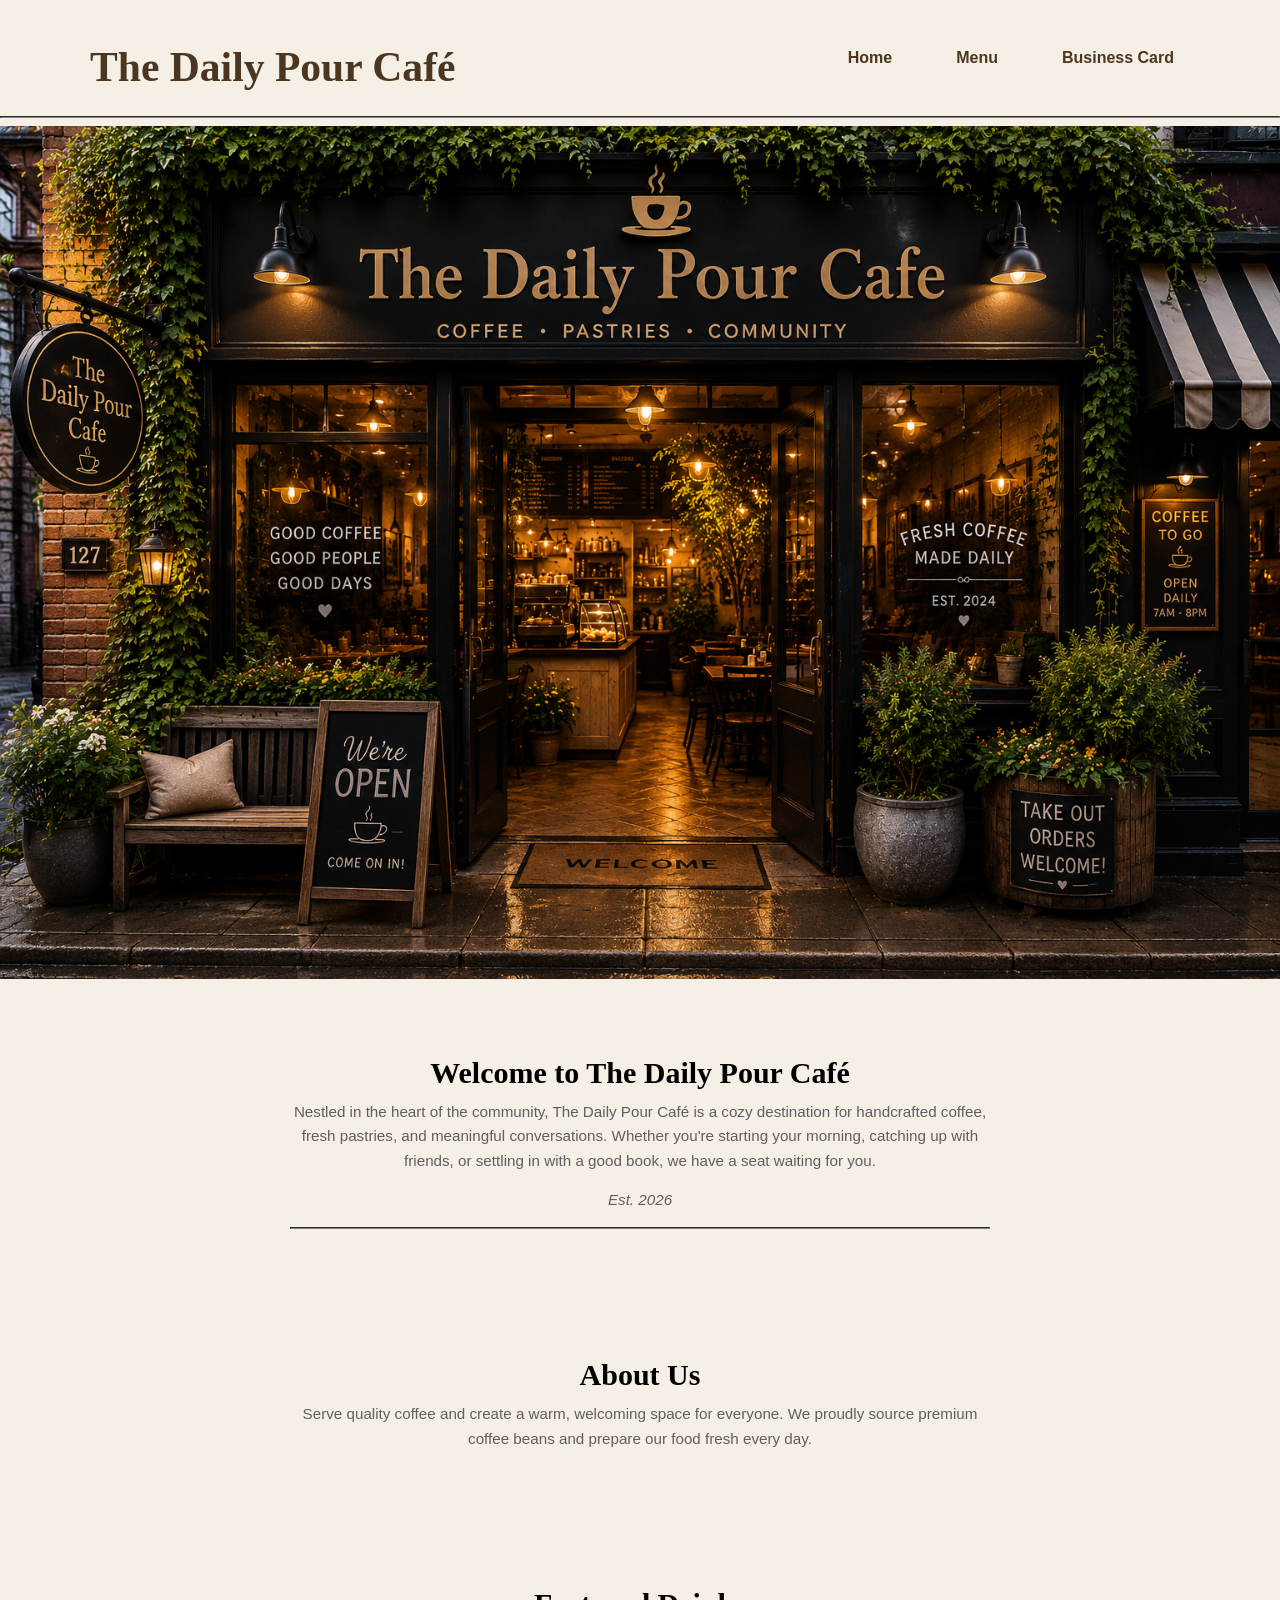
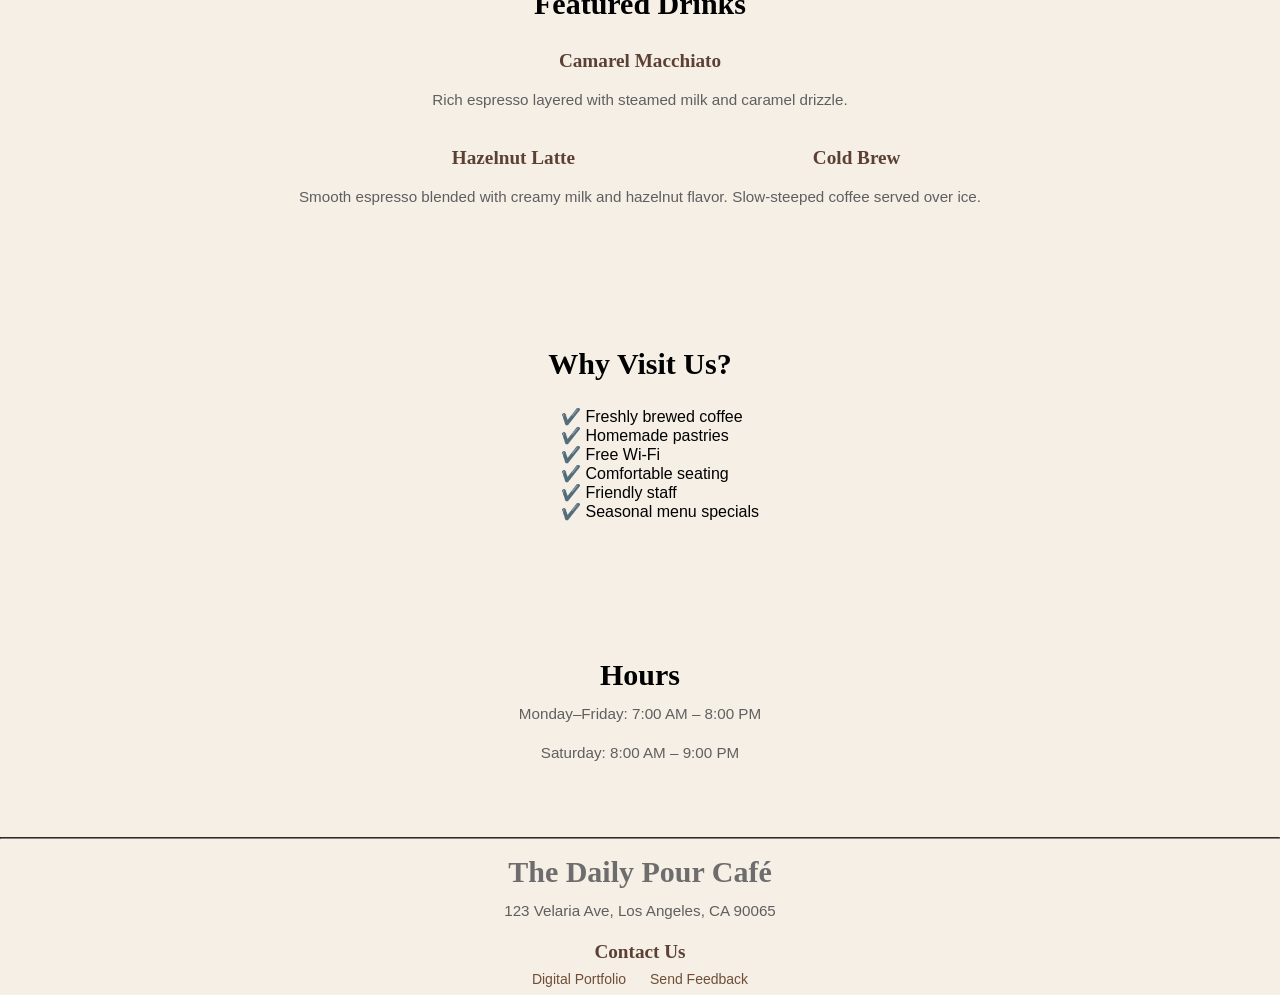
<file: index.html>
<!DOCTYPE html>
<html lang="en">
<head>
    <meta charset="UTF-8">
    <meta name="viewport" content="width=device-width, initial-scale=1.0">
    <title>The Daily Pour Café</title>
        <link rel="stylesheet" href="css/styles.css">


</head>
<body class="home">

    <header class="site-header">
        <h1>The Daily Pour Café</h1>
        <nav>
         <a href="index.html">Home</a>
         <a href="menu.html">Menu</a>
         <a href="businesscard.html">Business Card</a>
        </nav>
    </header>
    <hr class="nav-line">
      
    <div class="hero-banner">
    <img src="images/hero-banner.png" alt="The Daily Pour Café">
     </div>
        
    <main class="container home-container">
        <section class="home-section">
        <h2 id="hero">Welcome to The Daily Pour Café</h2>
        <p class="hero-info">Nestled in the heart of the community, The Daily Pour Café is a cozy destination for handcrafted coffee, fresh pastries, and meaningful conversations. Whether you're starting your morning, catching up with friends, or settling in with a good book, we have a seat waiting for you.</p>
        <p class="established">Est. 2026</p> <hr>
    </section>

        <section class="home-section">
            <h2>About Us</h2>
            <p>Serve quality coffee and create a warm, welcoming space for everyone. We proudly source premium coffee beans and prepare our food fresh every day.</p>
        </section>

        <section class="home-section">
            <h2>Featured Drinks</h2>
            <article class="featured-drinks"><h3>Camarel Macchiato</h3>
            <p>Rich espresso layered with steamed milk and caramel drizzle.</p>
        </article>
        <article class="featured-drinks">
            <h3>Hazelnut Latte</h3>
            <p>Smooth espresso blended with creamy milk and hazelnut flavor.</p>
        </article>
        <article class="featured-drinks">
            <h3>Cold Brew</h3>
            <p>Slow-steeped coffee served over ice.</p>
        </article>
        </section>


         <section class="home-section">
        <h2>Why Visit Us?</h2>
        <ul class="check-list">
        <li>Freshly brewed coffee</li>
        <li>Homemade pastries</li>
        <li>Free Wi-Fi</li>
        <li>Comfortable seating</li>
        <li>Friendly staff</li>
        <li>Seasonal menu specials</li>
       </ul>
        </section>

        <section class="home-section hours">
          <h2>Hours</h2>
          <p>Monday–Friday: <time datetime="07:00">7:00 AM</time> – <time datetime="20:00">8:00 PM</time></p>
          <p>Saturday: <time datetime="08:00">8:00 AM</time> – <time datetime="21:00">9:00 PM</time></p>
          </section>

    </main>
    <hr class="bottom-line">
        
    <footer>
       <h2>The Daily Pour Café</h2>
     <address>
      <p>123 Velaria Ave, Los Angeles, CA 90065</p>
     </address>
      <h3>Contact Us</h3>
       <div class="footer-links">
      <a class="portfolio-link"  href="https://linktr.ee/christine.pro" target="_blank">Digital Portfolio</a><span aria-hidden="true"></span>
      <a class="feedback-footer-link" href="https://christinecdev.github.io/daily-pour-cafe-feedback/" target="_blank">Send Feedback</a>
     </div>
    </footer>
   </body>
  </html>
</file>
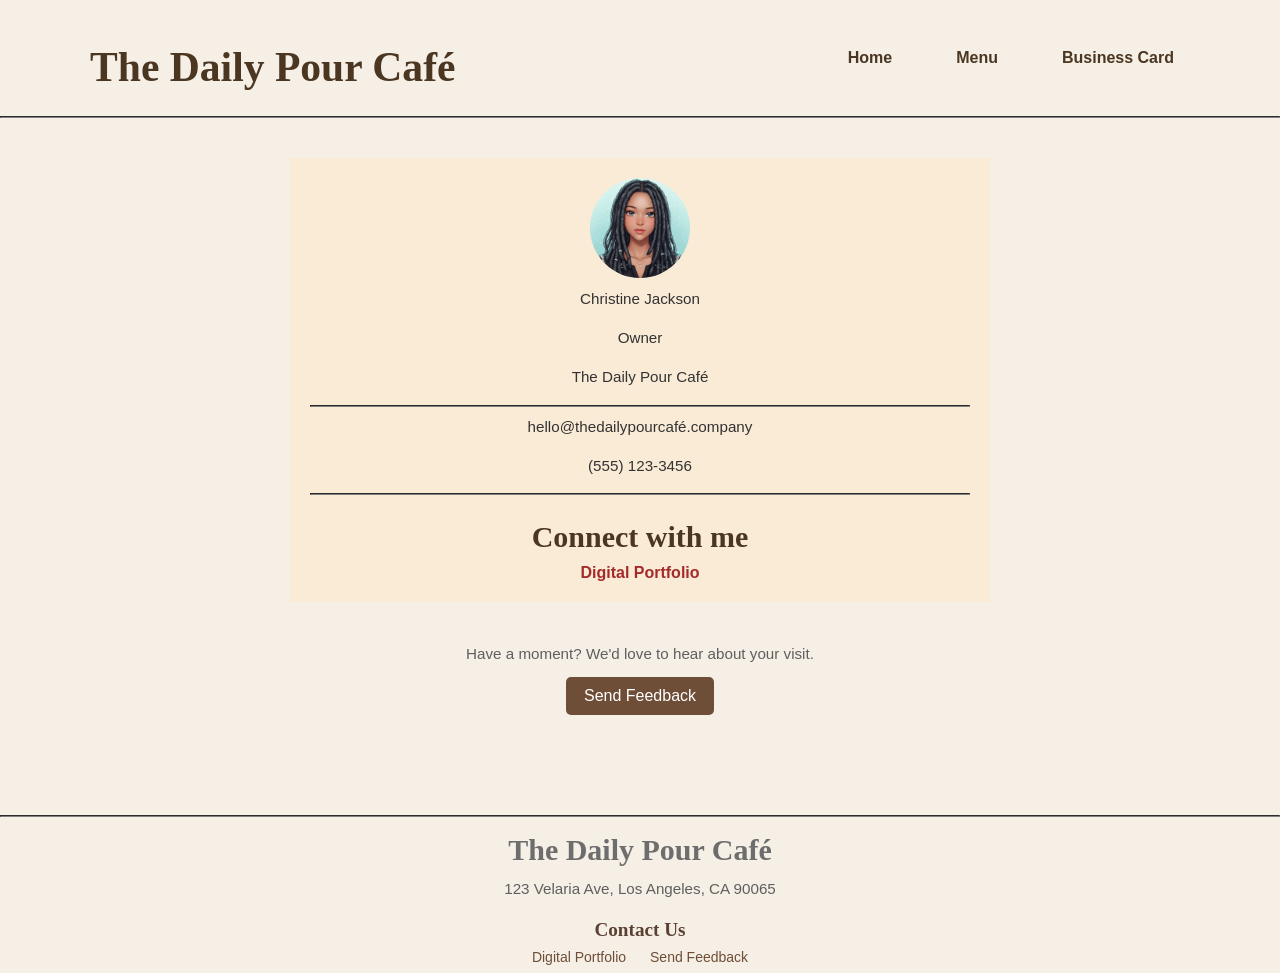
<file: businesscard.html>
<!DOCTYPE html>
<html lang="en">
<head>
    <meta charset="UTF-8">
    <meta name="viewport" content="width=device-width, initial-scale=1.0">
    <title>Business Card</title>
    <link rel="stylesheet" href="css/styles.css">

    
</head>
<body class="card-page">
    
   <header class="site-header">
        <h1>The Daily Pour Café</h1>
        <nav>
         <a href="index.html">Home</a>
         <a href="menu.html">Menu</a>
         <a href="businesscard.html">Business Card</a>
        </nav>
    </header>
    <hr class="nav-line">


    <main class="container">
   <div class="business-card">
    <img class="profile-image" src="images/profile-picture.jpg" alt="The Daily Pour Café" height="80">
    <p class="full-name">Christine Jackson</p>
    <p class="designation">Owner</p>
    <p class="company">The Daily Pour Café </p>
    
    <hr>
    <p class="email">hello@thedailypourcafé.company</p>
    <p class="phone-number">(555) 123-3456</p>

    <hr>
    <div class="social-media">
        <h2>Connect with me</h2>
        <a class="portfolio-link"  href="https://linktr.ee/christine.pro" target="_blank">Digital Portfolio</a>
       </div>
         </div>

    <div class="business-feedback">
        <p>Have a moment? We'd love to hear about your visit.</p>
        <a class="feedback-link" href="https://christinecdev.github.io/daily-pour-cafe-feedback/" target="_blank">Send Feedback</a>
    </div>

            </main>

        <hr class="bottom-line">

    <footer>
       <h2>The Daily Pour Café</h2>
     <address>
      <p>123 Velaria Ave, Los Angeles, CA 90065</p>
     </address>
       <h3>Contact Us</h3>
       <div class="footer-links">
      <a class="portfolio-link"  href="https://linktr.ee/christine.pro" target="_blank">Digital Portfolio</a><span aria-hidden="true"></span>
      <a class="feedback-footer-link" href="https://christinecdev.github.io/daily-pour-cafe-feedback/" target="_blank">Send Feedback</a>
     </div>
    </footer>
   </body>
  </html>
</file>
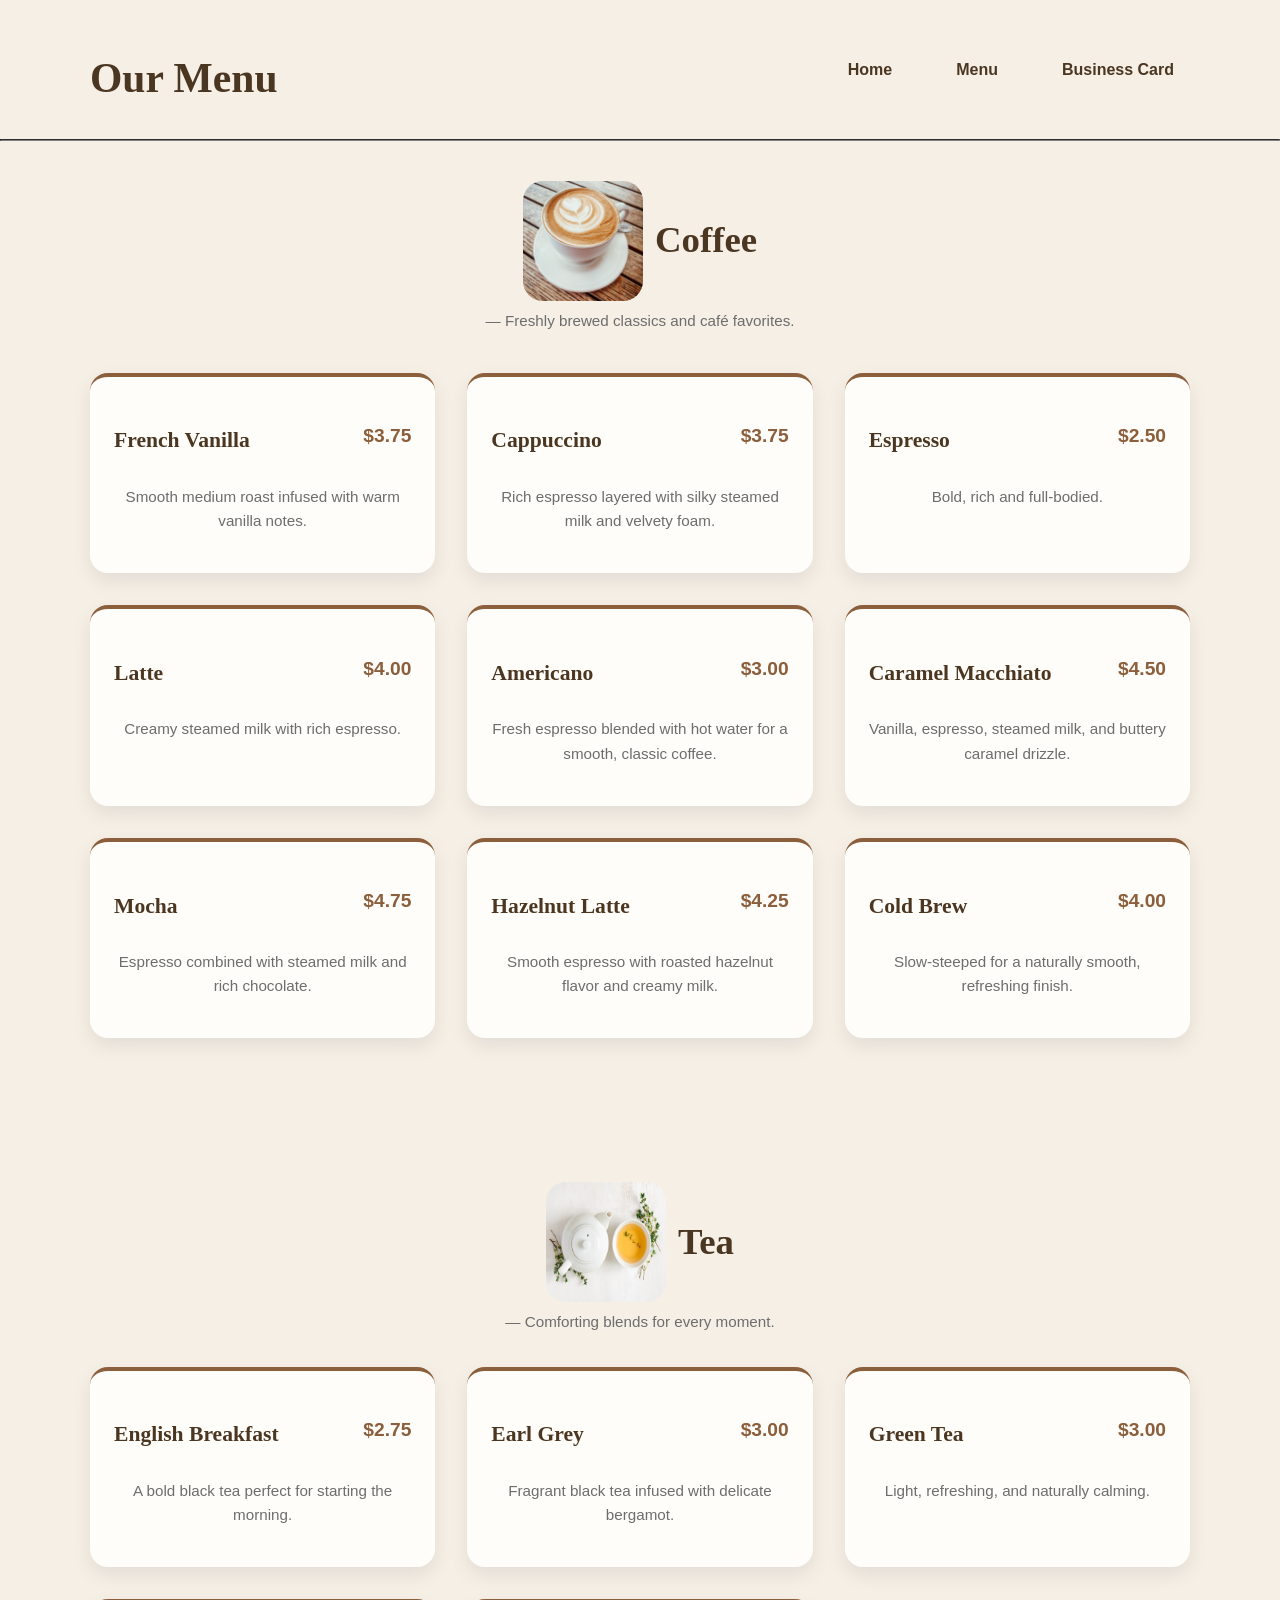
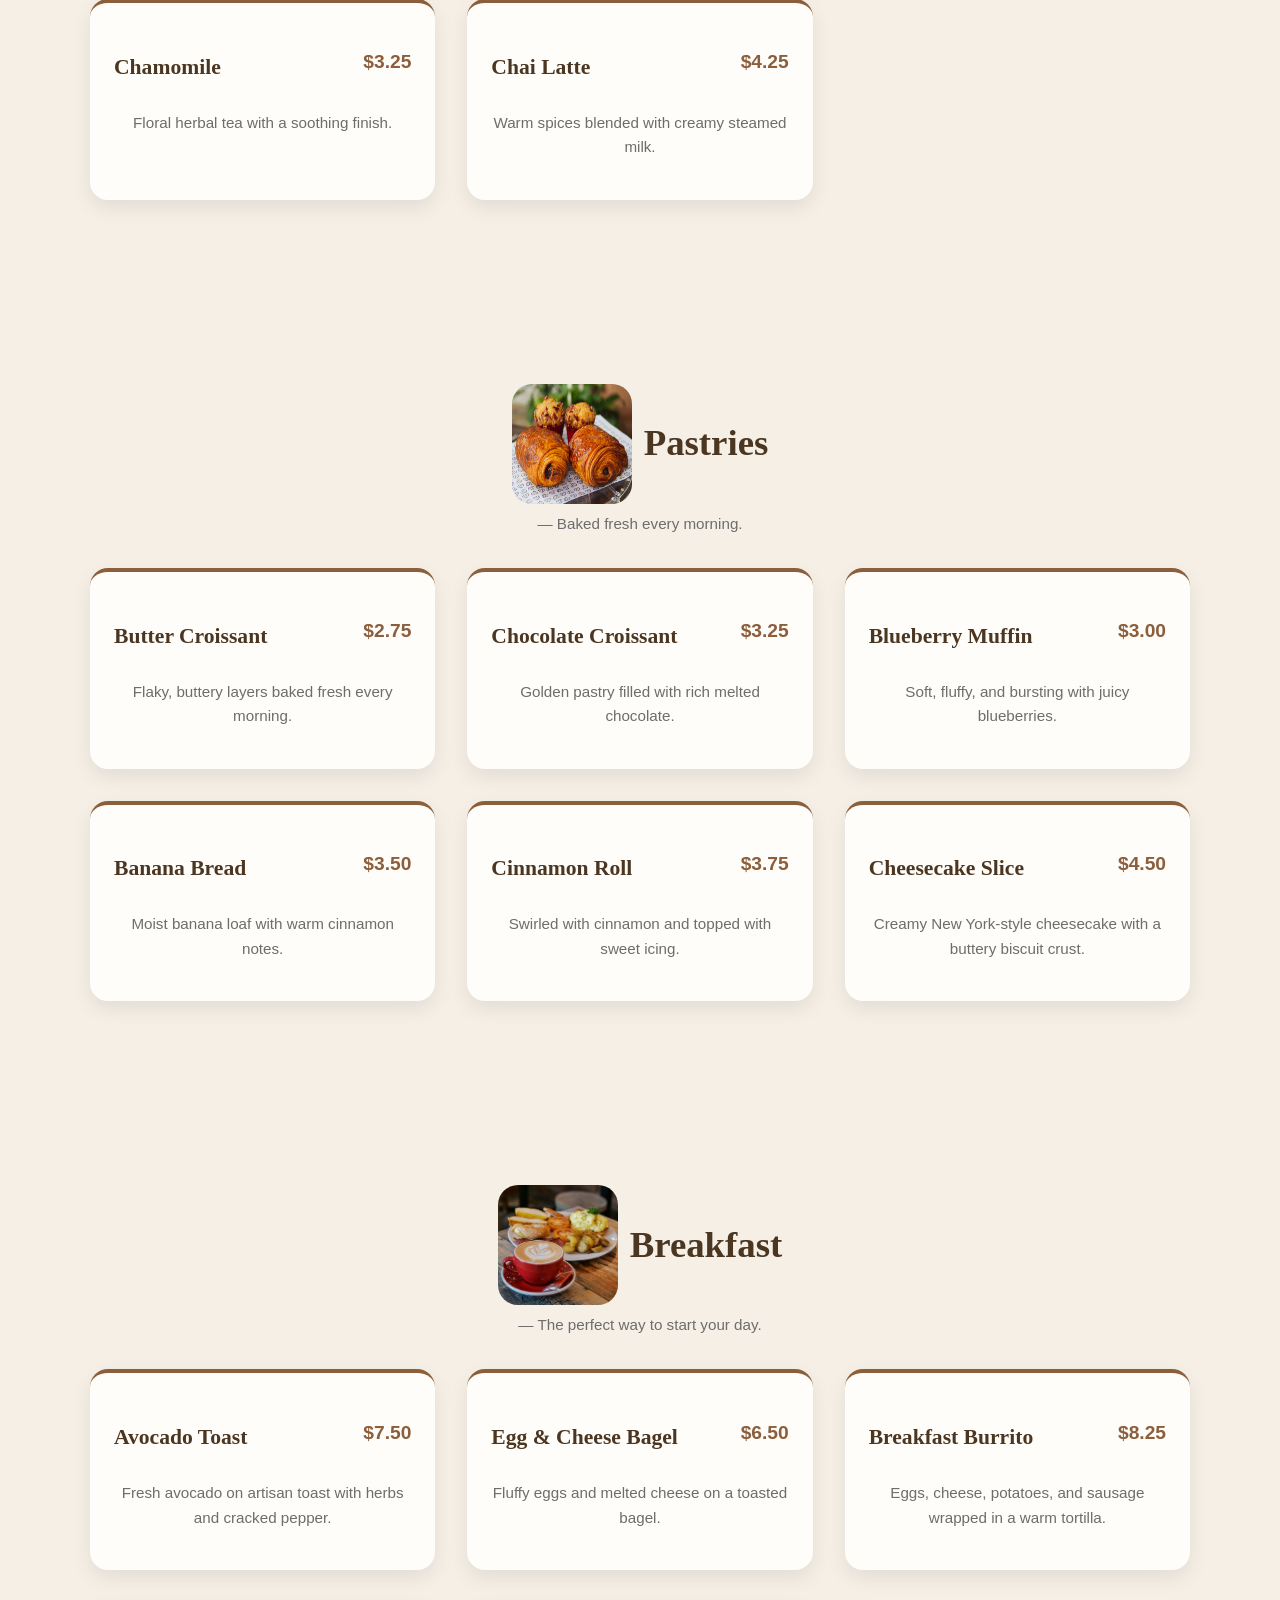
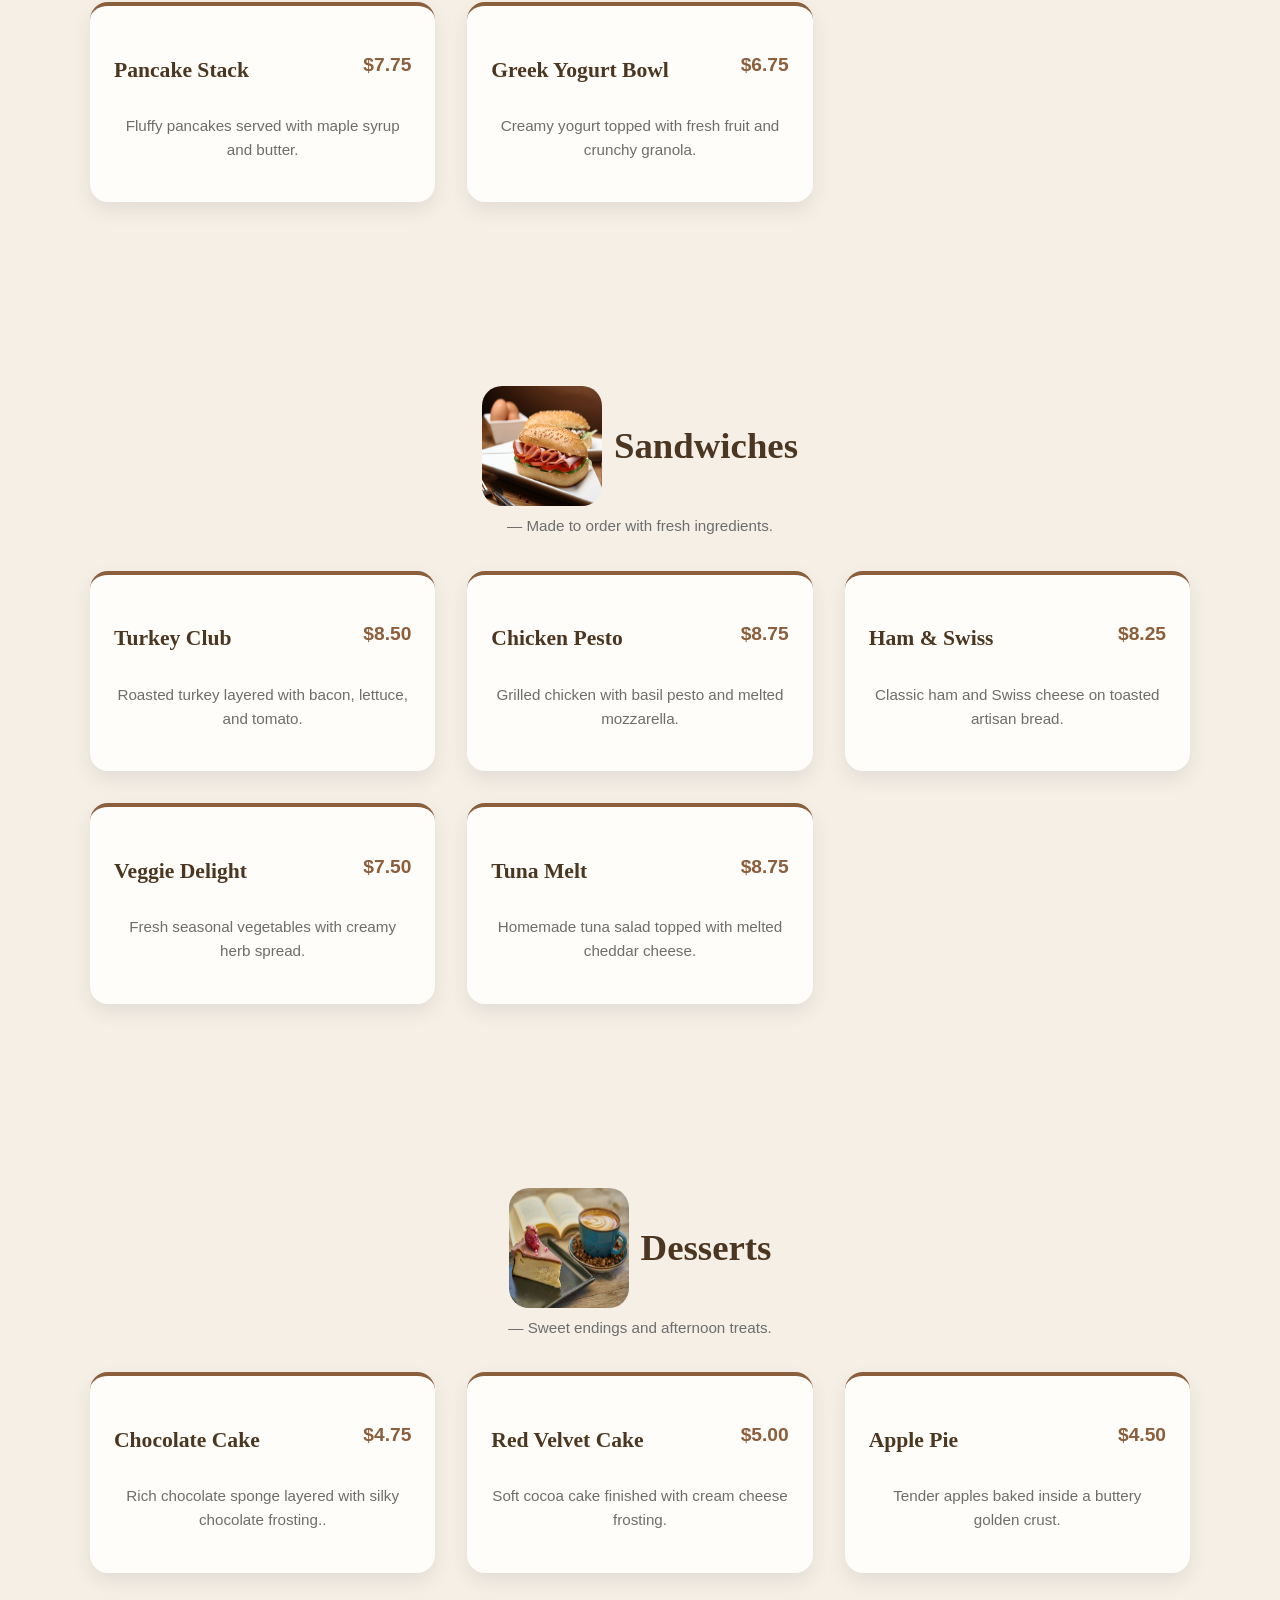
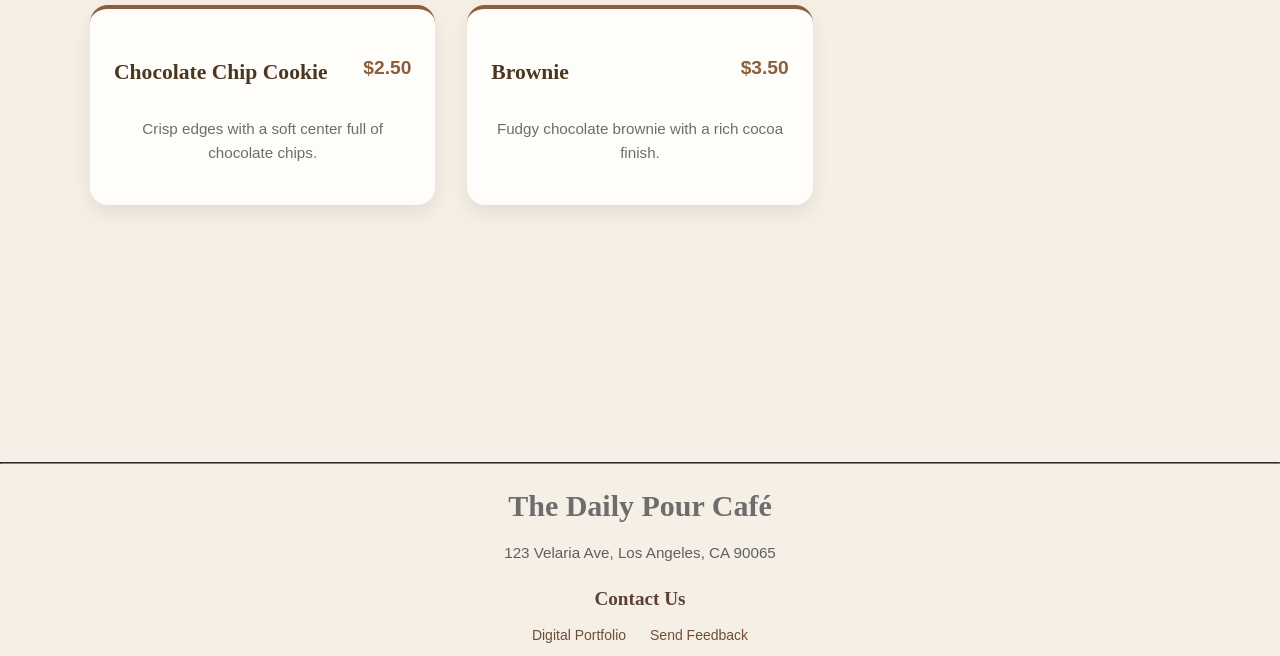
<file: menu.html>
<!DOCTYPE html>
<html lang="en">
<head>
    <meta charset="UTF-8">
    <meta name="viewport" content="width=device-width, initial-scale=1.0">
    <title>Café Menu</title>
    <link rel="stylesheet" href="css/styles.css">
</head>
<body class="menu">

<header class="site-header">
        <h1>Our Menu</h1>
        <nav>
         <a href="index.html">Home</a>
         <a href="menu.html">Menu</a>
         <a href="businesscard.html">Business Card</a>
        </nav>
    </header>
        <hr class="nav-line">


    <div>
        <main class="container">

        <section class="menu-section">

            <div class="section-intro">
              <div class="section-title">
            <img src="images/Latte art.jpg" height="120" width="120"  alt="Latte art">
            <h2>Coffee</h2>
            </div>
            <p class="category-description">— Freshly brewed classics and café favorites.</p>
            </div>
      
           <div class="menu-grid">
            <article class="menu-card">
            <div class="menu-header">
            <h3>French Vanilla</h3><span class="price">$3.75</span>
             </div>
          <p class="description">Smooth medium roast infused with warm vanilla notes.</p>
          </article>

         <article class="menu-card">
          <div class="menu-header"><h3>Cappuccino</h3><span class="price">$3.75</span>
            </div>
         <p class="description">Rich espresso layered with silky steamed milk and velvety foam.</p>
        </article>
        <article class="menu-card">
          <div class="menu-header"><h3>Espresso</h3><span class="price">$2.50</span>
            </div>
         <p class="description">Bold, rich and full-bodied.</p>
        </article>
        <article class="menu-card">
          <div class="menu-header"><h3>Latte</h3><span class="price">$4.00</span>
            </div>
         <p class="description">Creamy steamed milk with rich espresso.</p>
        </article>
         <article class="menu-card">
          <div class="menu-header"><h3>Americano</h3><span class="price">$3.00</span>
            </div>
         <p class="description">Fresh espresso blended with hot water for a smooth, classic coffee.</p>
        </article>
         <article class="menu-card">
          <div class="menu-header"><h3>Caramel Macchiato</h3><span class="price">$4.50</span>
            </div>
         <p class="description">Vanilla, espresso, steamed milk, and buttery caramel drizzle.</p>
        </article>
         <article class="menu-card">
          <div class="menu-header"><h3>Mocha</h3><span class="price">$4.75</span>
            </div>
         <p class="description">Espresso combined with steamed milk and rich chocolate.</p>
        </article>
        <article class="menu-card">
          <div class="menu-header"><h3>Hazelnut Latte</h3><span class="price">$4.25</span>
            </div>
         <p class="description">Smooth espresso with roasted hazelnut flavor and creamy milk.</p>
        </article>
        <article class="menu-card">
          <div class="menu-header"><h3>Cold Brew</h3><span class="price">$4.00</span>
            </div>
         <p class="description">Slow-steeped for a naturally smooth, refreshing finish.</p>
        </article>       
        </div></section>

           
         <section class="menu-section">

            <section class="menu-section">
          <div class="section-intro">
          <div class="section-title">
          <img src="images\tea.jpg" height="120" width="120"  alt="warm cup of tea">
         <h2>Tea</h2>
          </div>
          <p class="category-description">  — Comforting blends for every moment.</p>
           <div class="menu-grid">
            <article class="menu-card">
            <div class="menu-header">
            <h3>English Breakfast</h3><span class="price">$2.75</span>
             </div>
          <p class="description">A bold black tea perfect for starting the morning.</p>
          </article>
         <article class="menu-card">
          <div class="menu-header"><h3>Earl Grey</h3><span class="price">$3.00</span>
            </div>
         <p class="description">Fragrant black tea infused with delicate bergamot.</p>
        </article>
        <article class="menu-card">
          <div class="menu-header"><h3>Green Tea</h3><span class="price">$3.00</span>
            </div>
         <p class="description">Light, refreshing, and naturally calming.</p>
        </article>
        <article class="menu-card">
          <div class="menu-header"><h3>Chamomile</h3><span class="price">$3.25</span>
            </div>
         <p class="description">Floral herbal tea with a soothing finish.</p>
        </article>
         <article class="menu-card">
          <div class="menu-header"><h3>Chai Latte</h3><span class="price">$4.25</span>
            </div>
         <p class="description">Warm spices blended with creamy steamed milk.</p>
        </article>    
        </div></section>
    
        
          <section class="menu-section">

            <section class="menu-section">
          <div class="section-intro">
          <div class="section-title">
          <img src="images\Pastries.jpg" height="120" width="120"  alt="Baked fresh every morning.">
         <h2>Pastries</h2>
          </div>
          <p class="category-description">  — Baked fresh every morning.</p>
      
           <div class="menu-grid">
            <article class="menu-card">
            <div class="menu-header">
            <h3>Butter Croissant</h3><span class="price">$2.75</span>
             </div>
          <p class="description">Flaky, buttery layers baked fresh every morning.</p>
          </article>
          <article class="menu-card">
          <div class="menu-header"><h3>Chocolate Croissant</h3><span class="price">$3.25</span>
            </div>
         <p class="description">Golden pastry filled with rich melted chocolate.</p>
        </article>
        <article class="menu-card">
          <div class="menu-header"><h3>Blueberry Muffin</h3><span class="price">$3.00</span>
            </div>
         <p class="description">Soft, fluffy, and bursting with juicy blueberries.</p>
        </article>
        <article class="menu-card">
          <div class="menu-header"><h3>Banana Bread</h3><span class="price">$3.50</span>
            </div>
         <p class="description">Moist banana loaf with warm cinnamon notes.</p>
        </article>
         <article class="menu-card">
          <div class="menu-header"><h3>Cinnamon Roll</h3><span class="price">$3.75</span>
            </div>
         <p class="description">Swirled with cinnamon and topped with sweet icing.</p>
        </article>
        <article class="menu-card">
          <div class="menu-header"><h3>Cheesecake Slice</h3><span class="price">$4.50</span>
            </div>
         <p class="description">Creamy New York-style cheesecake with a buttery biscuit crust.</p>
        </article>     
        </div></section>


         <section class="menu-section">

            <section class="menu-section">
          <div class="section-intro">
          <div class="section-title">
          <img src="images/Breakfast.png" height="120" width="120"  alt="Baked fresh every morning.">
         <h2>Breakfast</h2>
          </div>
          <p class="category-description">  — The perfect way to start your day.</p>
      
           <div class="menu-grid">
            <article class="menu-card">
            <div class="menu-header">
            <h3>Avocado Toast</h3><span class="price">$7.50</span>
             </div>
          <p class="description">Fresh avocado on artisan toast with herbs and cracked pepper.</p>
          </article>
          <article class="menu-card">
          <div class="menu-header"><h3>Egg & Cheese Bagel</h3><span class="price">$6.50</span>
            </div>
         <p class="description">Fluffy eggs and melted cheese on a toasted bagel.</p>
        </article>
        <article class="menu-card">
          <div class="menu-header"><h3>Breakfast Burrito</h3><span class="price">$8.25</span>
            </div>
         <p class="description">Eggs, cheese, potatoes, and sausage wrapped in a warm tortilla.</p>
        </article>
        <article class="menu-card">
          <div class="menu-header"><h3>Pancake Stack</h3><span class="price">$7.75</span>
            </div>
         <p class="description">Fluffy pancakes served with maple syrup and butter.</p>
        </article>
         <article class="menu-card">
          <div class="menu-header"><h3>Greek Yogurt Bowl</h3><span class="price">$6.75</span>
            </div>
         <p class="description">Creamy yogurt topped with fresh fruit and crunchy granola.</p>
        </article>   
        </div></section>


        <section class="menu-section">

            <section class="menu-section">
          <div class="section-intro">
          <div class="section-title">
          <img src="images/Ham sandwich.jpg" height="120" width="120"  alt="Baked fresh every morning.">
         <h2>Sandwiches</h2>
          </div>
          <p class="category-description">  — Made to order with fresh ingredients.</p>
      
           <div class="menu-grid">
            <article class="menu-card">
            <div class="menu-header">
            <h3>Turkey Club</h3><span class="price">$8.50</span>
             </div>
          <p class="description">Roasted turkey layered with bacon, lettuce, and tomato.</p>
          </article>
          <article class="menu-card">
          <div class="menu-header"><h3>Chicken Pesto</h3><span class="price">$8.75</span>
            </div>
         <p class="description">Grilled chicken with basil pesto and melted mozzarella.</p>
        </article>
        <article class="menu-card">
          <div class="menu-header"><h3>Ham & Swiss</h3><span class="price">$8.25</span>
            </div>
         <p class="description">Classic ham and Swiss cheese on toasted artisan bread.</p>
        </article>
        <article class="menu-card">
          <div class="menu-header"><h3>Veggie Delight</h3><span class="price">$7.50</span>
            </div>
         <p class="description">Fresh seasonal vegetables with creamy herb spread.</p>
        </article>
         <article class="menu-card">
          <div class="menu-header"><h3>Tuna Melt</h3><span class="price">$8.75</span>
            </div>
         <p class="description">Homemade tuna salad topped with melted cheddar cheese.</p>
        </article>   
        </div></section>

          
          <section class="menu-section">

            <section class="menu-section">
          <div class="section-intro">
          <div class="section-title">
          <img src="images\dessert.jpg" height="120" width="120"  alt="Baked fresh every morning.">
         <h2>Desserts</h2>
          </div>
          <p class="category-description"> — Sweet endings and afternoon treats.</p>
      
           <div class="menu-grid">
            <article class="menu-card">
            <div class="menu-header">
            <h3>Chocolate Cake</h3><span class="price">$4.75</span>
             </div>
          <p class="description">Rich chocolate sponge layered with silky chocolate frosting..</p>
          </article>
          <article class="menu-card">
          <div class="menu-header">
            <h3>Red Velvet Cake</h3><span class="price">$5.00</span>
            </div>
         <p class="description">Soft cocoa cake finished with cream cheese frosting.</p>
        </article>
        <article class="menu-card">
          <div class="menu-header">
            <h3>Apple Pie</h3><span class="price">$4.50</span>
            </div>
         <p class="description">Tender apples baked inside a buttery golden crust.</p>
        </article>
        <article class="menu-card">
          <div class="menu-header">
            <h3>Chocolate Chip Cookie</h3><span class="price">$2.50</span>
            </div>
         <p class="description">Crisp edges with a soft center full of chocolate chips.</p>
        </article>
         <article class="menu-card">
          <div class="menu-header">
            <h3>Brownie</h3><span class="price">$3.50</span>
            </div>
         <p class="description">Fudgy chocolate brownie with a rich cocoa finish.</p>
        </article>   
        </div></section>

        </main>
         <hr class="bottom-line">
        
    <footer>
       <h2>The Daily Pour Café</h2>
     <address>
      <p>123 Velaria Ave, Los Angeles, CA 90065</p>
     </address>
      <h3>Contact Us</h3>
       <div class="footer-links">
      <a class="portfolio-link"  href="https://linktr.ee/christine.pro" target="_blank">Digital Portfolio</a><span aria-hidden="true"></span>
      <a class="feedback-footer-link" href="https://christinecdev.github.io/daily-pour-cafe-feedback/" target="_blank">Send Feedback</a>
     </div>
    </footer>
   </body>
  </html>
</file>
<file: css/styles.css>
*{box-sizing:border-box;
}


/*==========SITE ROOT=========*/

:root{
    --background:#F5EFE6;
    --card:#FFFDF9;
    --coffee:#4B3621;
    --caramel:#8B5E3C;
    --text:#333333;
    --soft:#6D6D6D;
    --border:#E6D8C7;
    --shadow:0 8px 20px rgba(0,0,0,.08);
}

/*==========SITE BODY=========*/

  body { background: var(--background);
    font-family: sans-serif;
    margin: 0;
    padding: 0;
}  

/*==========HERO SECTION=========*/

.hero-banner img{
    Width:100%;
    Height:auto;
    object-fit:cover;
}


/*==========TYPOGRAPHY=========*/

h2{
    font-size: 30px;
    font-family: Georgia, serif;
}

h1, h2{
    font-family:garamond, Georgia, 'Times New Roman', Times, serif;
    margin-bottom: 10px;
    text-align: center;

}
h3{
    font-family: georgia, serif;
    font-size: 1.2rem;
    font-weight: 600;
    color: #5c4033;
    text-align: center;
}

p{
    font-family: Verdana, Geneva, Tahoma, sans-serif;
    font-size: 0.95rem;
    line-height: 1.6;
    color: #5f5f5f;
    margin-top: 5px;
    margin-bottom: 15px;
    text-align: center;
}

/*==========SITE HEADER=========*/

.site-header{
    display: flex;
    justify-content: space-between;
    align-items: center;
    max-width: 1200px;
    margin: 0 auto;
    padding: 15px 50px;
}

.site-header h1{
    font-size:2.6rem;
    color:var(--coffee);
}


/*==========NAV /NAV A =========*/

nav{
   display: flex;
   gap: 2rem;
}

nav a{
    text-decoration:none;
    color:var(--coffee);
    margin:0 1rem;
    font-weight:600;
}

nav a:hover{
    color:var(--caramel);
}

.nav-line{
    margin-top: 0;
}

hr{height:1px;
background-color: beige;
border-color: grey;
}

/*==========CONTAINER=========*/

.container{
    width:min(1100px,90%);
    margin:auto;
}

.home-container{
    max-width: 700px;    
    text-align: center;
}

/*==========SECTION=========*/

section{
    padding:2rem 0;
}

.home-section{
    padding: 3rem 0;
}
.hours{
    padding-bottom: 2rem;
}
/*==========ESTABLISHED=========*/

.established{font-style:italic;}


/*==========LI / LIST STYLES=========*/

li{
    list-style: none;
}

li::before{
    content:"✔️  ";
    color: green;
}
.check-list, .featured-drinks{
    display: inline-block;
    text-align: left;
}
.featured-drinks{
    margin-bottom: 1rem;
}

.featured-drinks h3{
    margin-bottom: 1rem;
}
.featured-drinks p{
    margin: 0;
}
/* =========MENU PAGE========= */

body.menu{
    background:var(--background);
    color:var(--text);
    font-family:Segoe UI, sans-serif;
    line-height:1.7;
}

.section-intro{
    text-align: center;
    margin-bottom: 40px;
}

.section-title{
    display: flex;
    justify-content: center;
    align-items: center;
    gap: 12px;
    margin-bottom: 8px;
}
.menu-section{
    margin-bottom:3rem;
}

.menu-section h2{
    color:var(--coffee);
    font-size:2.3rem;
    margin: 0;
    text-align: center;
}

.category-description{
    text-align:center;
    color:var(--soft);
    max-width:650px;
    margin:0 auto 2rem;
}

.menu-section img{
    margin: 0;
    border-radius: 20px;
}

.menu-grid{
    display:grid;
    grid-template-columns: repeat(auto-fit,minmax(260px,1fr));
    gap:2rem;
}

.menu-card{
    background:var(--card);
    border-radius:18px;
    padding:1.5rem;
    box-shadow:var(--shadow);
    transition:.3s;
    border-top:4px solid var(--caramel);
}

.menu-card:hover{
    transform:translateY(-6px);
}

.menu-card h3{
    color:var(--coffee);
    margin-bottom:0.8rem;
    font-size:1.35rem;
}

.description{
    color:var(--soft);
    margin-bottom:1rem;
    font-size:.95rem;
}

.price{
    color:var(--caramel);
    font-size:1.2rem;
    font-weight:bold;
}

.menu-header{
    display:flex;
    justify-content:space-between;
    align-items:center;
    margin-bottom: 0.8rem;
}

.menu-section:last-child{margin-bottom: 0;}

/* ==========BUSINESS CARD========== */

.business-card{
    background-color: antiquewhite;
    color: var(--coffee);
    width: 100%;
    padding: 20px;
    text-align: center;
    font-size: 16px;
    margin: 40px auto;
    max-width: 700px;
}
.business-card a{
    text-decoration: none;
    color: brown;
    font-weight:600;
}
.business-card a:hover{color:black;}

 .social-media a {
    margin:0 1rem;
    font-weight:600;
}

.profile-image{
    width: 100px;
    height: 100px;
    border-radius: 50%;
    object-fit: cover;
}

.business-card p{
    color: #333333;
    line-height: 1.6;
}
.business-feedback{
    display: flex;
    flex-direction: column;
    align-items: center;
    color: var(--coffee);
    width: 100%;
    padding: 0 20px;
    font-size: 16px;
    margin: 40px auto 100px;
    max-width: 700px
}
.business-feedback p{
    margin: 0 0 10px;
}

/* ========== FOOTER ========== */

footer{
    font-size:14px;
    text-align:center;
    padding: 0.5rem 0;
    color:var(--soft);
}
.footer-links{
    display: flex;
    justify-content: center;
    align-items: center;
    gap: 0.75rem;
    flex-wrap: wrap;
}

.bottom-line{
    margin-top: 25px;
}

address{
    font-style:normal;
}

.footer-links a{
    display: inline-block;
    color: #6F4E37;
    text-decoration: none;
    transition: color 0.2s ease;
}
.footer-links a:visited{
    color: #6F4E37;
}
.footer-links a:hover{
    color: #000;
}
.footer-links a:active{
    color: brown;
}
.footer-links a:focus{
    outline: 2px solid brown;
    outline-offset: 2px;
}
footer h2{
    margin: 0 0 10px;
}
footer h3{
    margin: 18px 0 8px;
}

.feedback-link{
    display: inline-block;
    background-color: #6F4E37;
    color: white;
    text-decoration: none;
    padding: 10px 18px;
    border-radius: 5px;
    transition: background-color 0.2s ease;
}
.feedback-link:visited{
    color: white;
}
.feedback-link:hover{
    background-color: #D9B99B;
    color: #6F4E37;
}
.feedback-link:active{
    color: #6F4E37;
}
.feedback-link:focus{
    outline: 2px solid #6F4E37;
    outline-offset: 2px;
}
/* ========== RESPONSIVE DESIGN ========== */

@media (max-width: 600px){
    .hero-banner img{
        height: 250px;
        object-fit:cover;
    }
   
    .site-header{
        padding: 15px 20px;
        flex-direction: column;
    }
    .site-header h1{
        font-size: 1.8rem;
        line-height: 1.1;
    }
     nav{
        margin-top: 1rem;
    }
    nav a{
        margin: 0.5rem;
    }
    /*HEADINGS*/
    h2{
        font-size: 1.8rem;
    }
    h3{
        font-size: 1.1rem;
    }
    .menu-card{
        padding: 1rem;
    }
    
    .menu-card h3{
        font-size: 1.2rem;
    }
    .description, .category-description{
        font-size: 1rem;
        line-height: 1.6;
    }
    .section-title{ 
        gap: 8px;
    }
    .menu-section h2{
        font-size: 1.5rem;
    }
     .business-card{
        max-width: 90%;
        padding: 15px;
        margin: 40px auto;
    }
    .business-feedback{
        margin: 30px auto 60px;
        padding: 0;
    }
    .business-card h2{
    font-size: 1.4rem;
    white-space: nowrap;
   }
    .business-feedback p{
        max-width: 300px;
        margin: 0 auto 10px;
        line-height: 1.4;
    }

    footer h2{
        font-size: 1.6rem;
        margin-bottom: 8px;
    }
    footer h3{
        font-size: 1.1rem;
        margin: 14px 0 6px;
    }
    .footer-links{
        gap: 0.75rem;
    }
}
</file>
